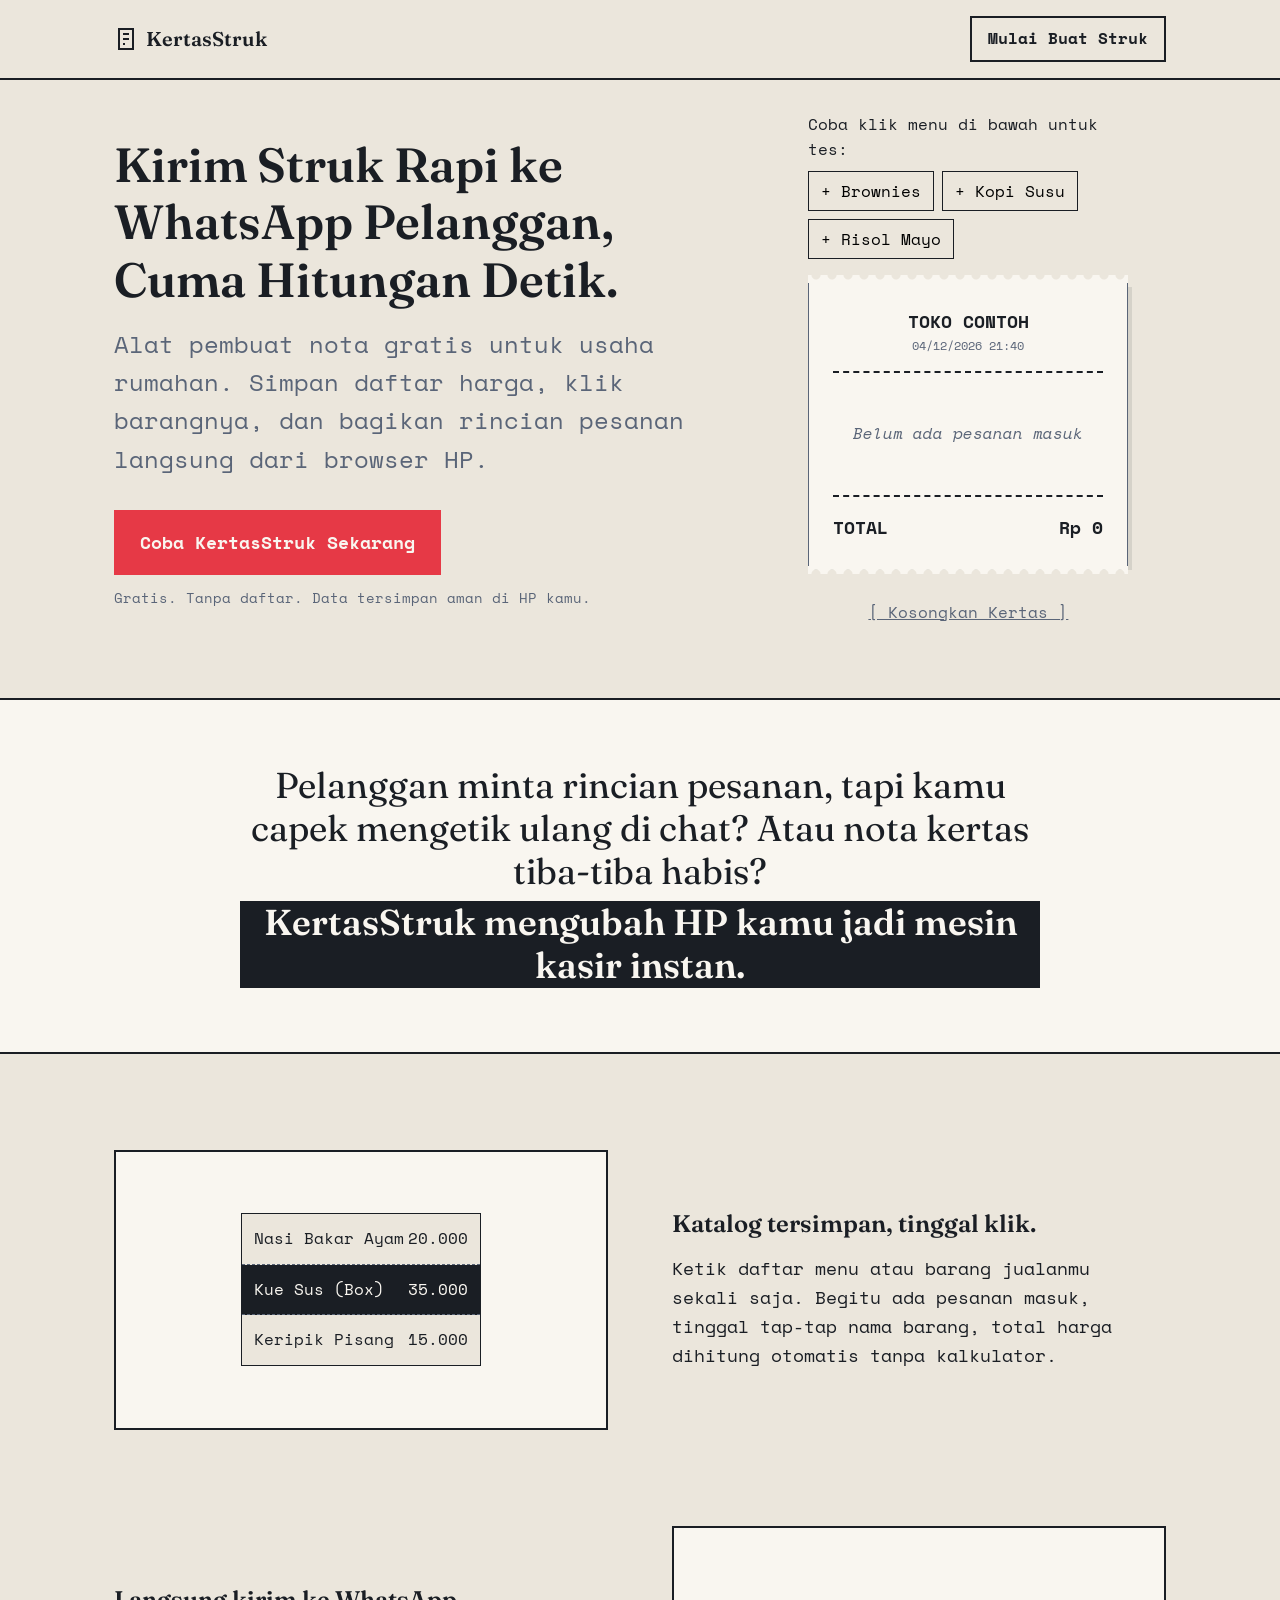
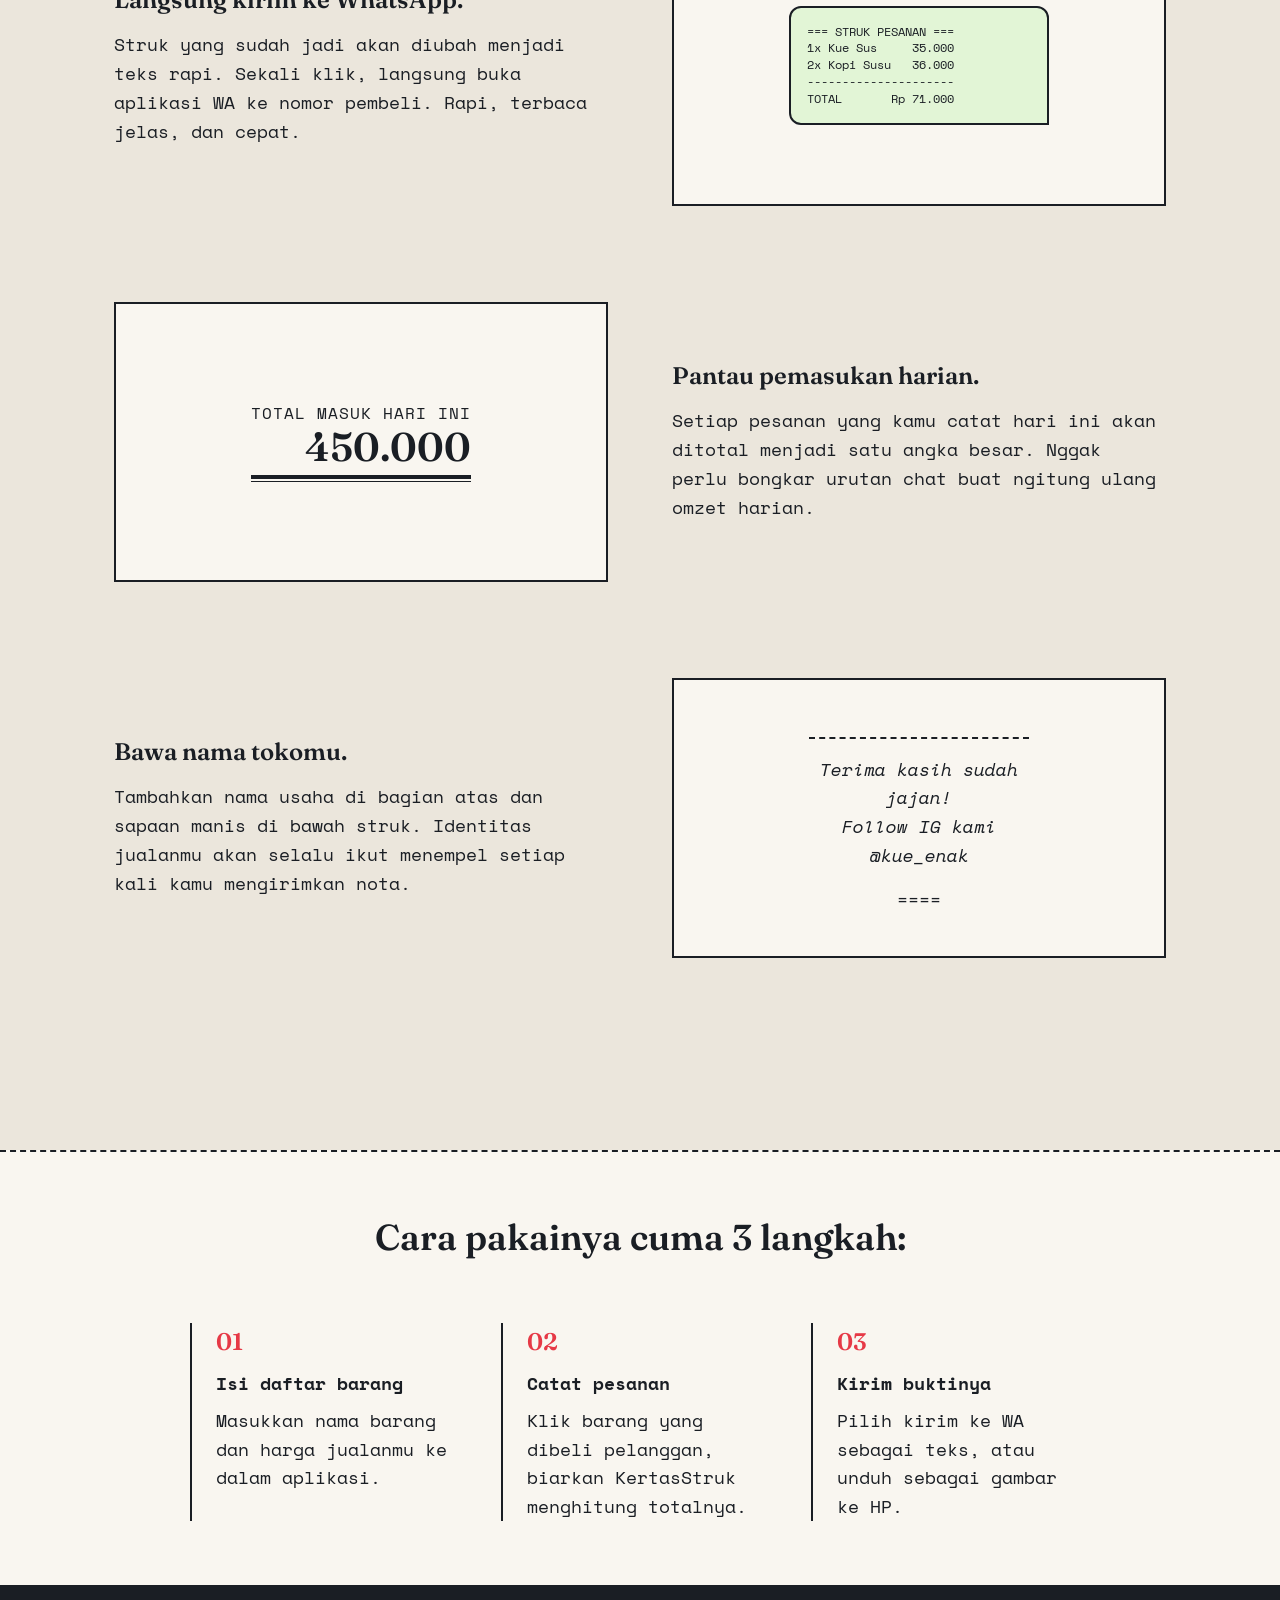
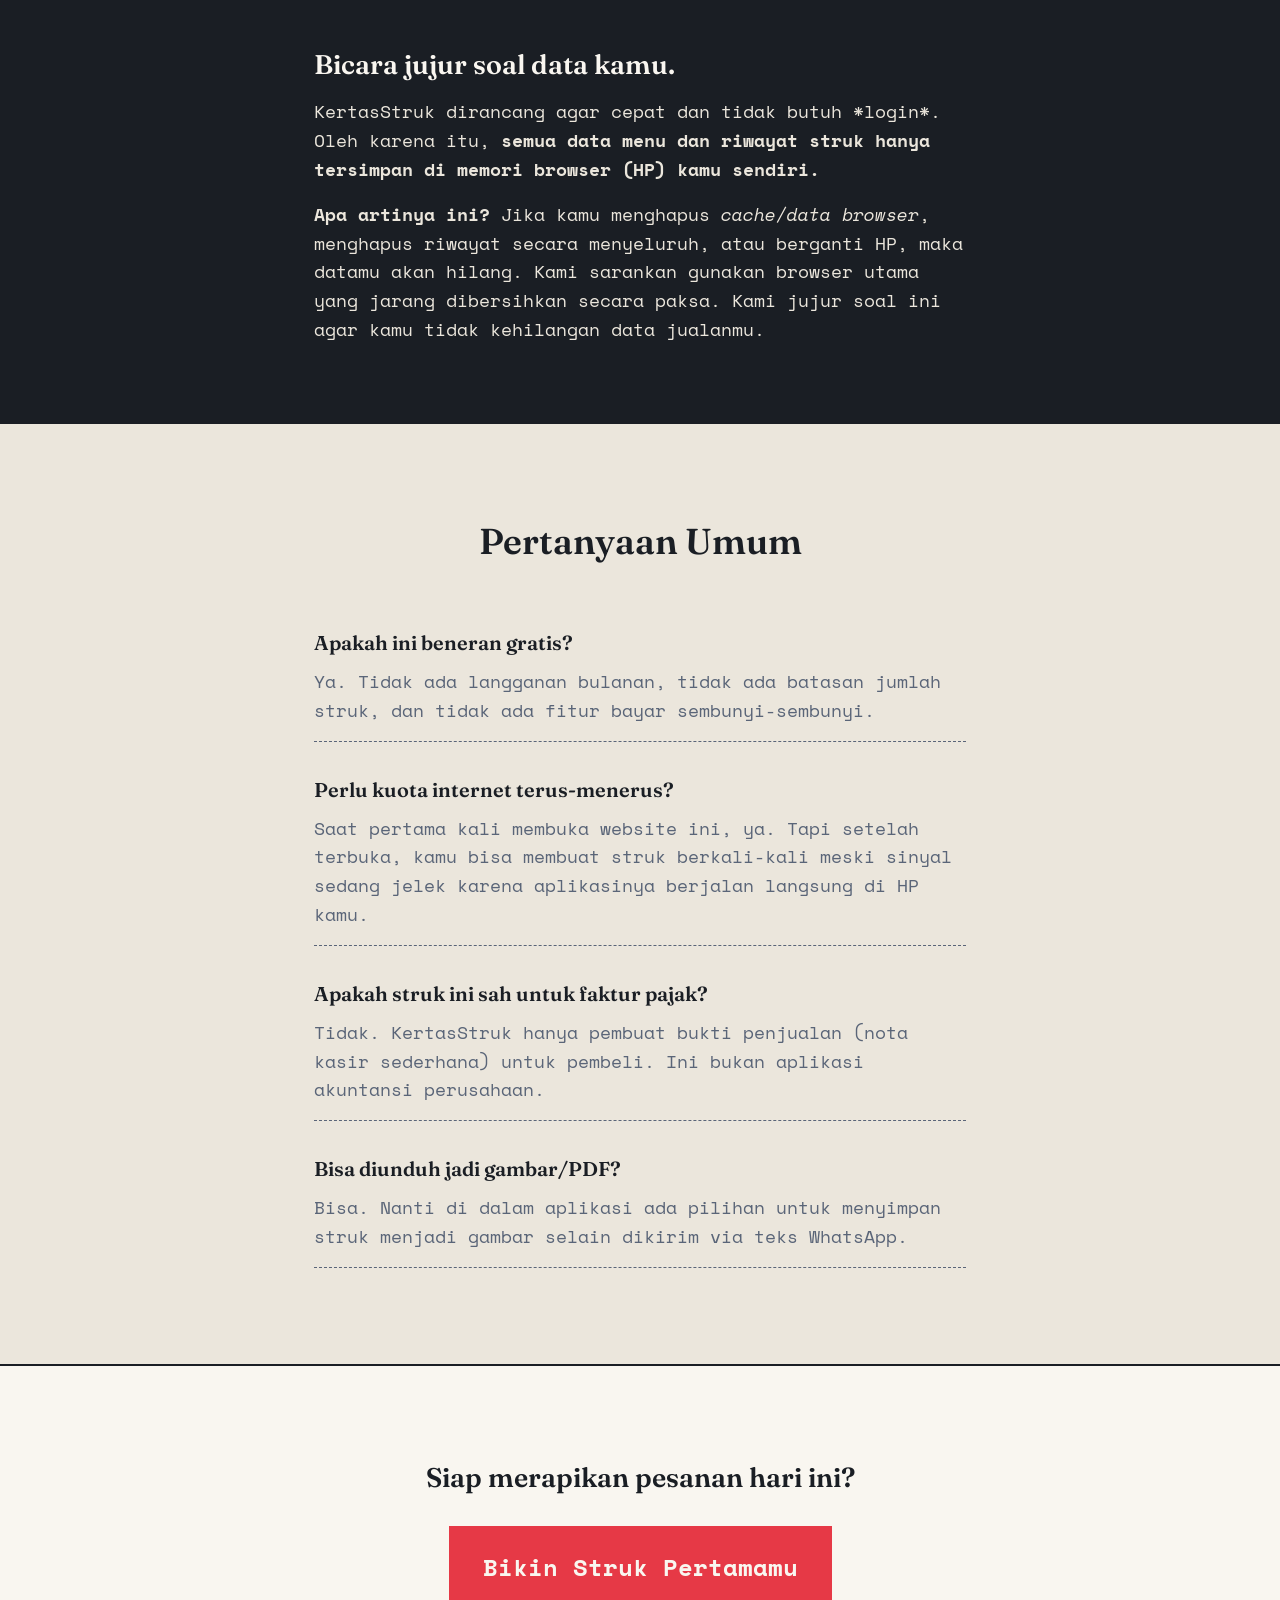
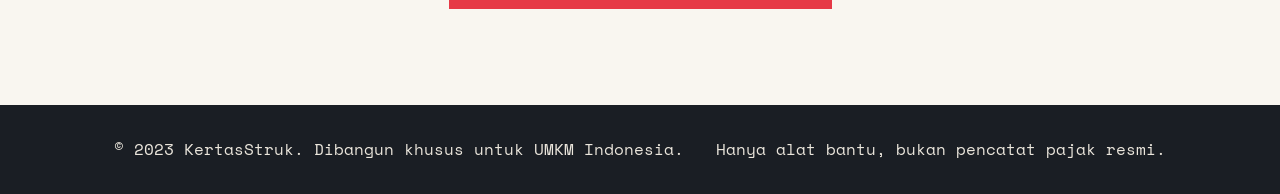
<file: index.html>
<!DOCTYPE html>
<html lang="id">
<head>
    <meta charset="UTF-8">
    <meta name="viewport" content="width=device-width, initial-scale=1.0">
    <title>KertasStruk - Bikin Struk Penjualan dari HP</title>
    <meta name="description" content="Buat bukti penjualan gratis dari HP, simpan daftar menu, dan kirim langsung via WhatsApp pelanggan. Tanpa aplikasi, tanpa daftar.">
    <meta name="theme-color" content="#F9F6F0">
    
    <!-- Google Fonts: Fraunces (Heading) & Space Mono (Struk/UI) -->
    <link rel="preconnect" href="https://fonts.googleapis.com">
    <link rel="preconnect" href="https://fonts.gstatic.com" crossorigin>
    <link href="https://fonts.googleapis.com/css2?family=Fraunces:opsz,wght@9..144,400;9..144,600&family=Space+Mono:ital,wght@0,400;0,700;1,400&display=swap" rel="stylesheet">
    
    <link rel="stylesheet" href="style.css">
    
    <!-- Favicon Inline SVG (Bentuk Struk) -->
    <link rel="icon" href="data:image/svg+xml,<svg xmlns='http://www.w3.org/2000/svg' viewBox='0 0 100 100'><rect x='20' y='10' width='60' height='80' fill='%23F9F6F0' stroke='%231A1E24' stroke-width='6'/><line x1='35' y1='30' x2='65' y2='30' stroke='%231A1E24' stroke-width='4'/><line x1='35' y1='50' x2='65' y2='50' stroke='%231A1E24' stroke-width='4'/><line x1='35' y1='70' x2='50' y2='70' stroke='%231A1E24' stroke-width='4'/></svg>">
</head>
<body>
    <header class="site-header">
        <div class="container header-inner">
            <div class="logo">
                <svg width="24" height="24" viewBox="0 0 24 24" fill="none" stroke="currentColor" stroke-width="2" aria-hidden="true">
                    <rect x="5" y="2" width="14" height="20" />
                    <line x1="9" y1="7" x2="15" y2="7" />
                    <line x1="9" y1="12" x2="15" y2="12" />
                    <line x1="9" y1="17" x2="11" y2="17" />
                </svg>
                <span>KertasStruk</span>
            </div>
            <a href="app/" class="btn-ghost">Mulai Buat Struk</a>
        </div>
    </header>

    <main>
        <section class="hero">
            <div class="container hero-inner">
                <div class="hero-content">
                    <h1>Kirim Struk Rapi ke WhatsApp Pelanggan, Cuma Hitungan Detik.</h1>
                    <p class="subheading">Alat pembuat nota gratis untuk usaha rumahan. Simpan daftar harga, klik barangnya, dan bagikan rincian pesanan langsung dari browser HP.</p>
                    <div class="cta-group">
                        <a href="app/" class="btn-primary">Coba KertasStruk Sekarang</a>
                        <p class="trust-note">Gratis. Tanpa daftar. Data tersimpan aman di HP kamu.</p>
                    </div>
                </div>
                
                <div class="hero-interactive">
                    <div class="demo-controls">
                        <p class="demo-hint">Coba klik menu di bawah untuk tes:</p>
                        <div class="chip-group" aria-label="Menu contoh">
                            <button class="chip" data-name="Brownies" data-price="45000">+ Brownies</button>
                            <button class="chip" data-name="Kopi Susu" data-price="18000">+ Kopi Susu</button>
                            <button class="chip" data-name="Risol Mayo" data-price="15000">+ Risol Mayo</button>
                        </div>
                    </div>
                    
                    <div class="receipt-paper">
                        <div class="receipt-header">
                            <p class="receipt-shop">TOKO CONTOH</p>
                            <p class="receipt-date" id="demo-date">12/10/2023 14:00</p>
                            <div class="divider-dashed"></div>
                        </div>
                        <ul class="receipt-items" id="demo-items" aria-live="polite">
                            <li class="empty-state">Belum ada pesanan masuk</li>
                        </ul>
                        <div class="receipt-footer">
                            <div class="divider-dashed"></div>
                            <div class="receipt-total-row">
                                <span>TOTAL</span>
                                <span id="demo-total">Rp 0</span>
                            </div>
                        </div>
                    </div>
                    <button class="btn-text" id="demo-reset">[ Kosongkan Kertas ]</button>
                </div>
            </div>
        </section>

        <section class="problem">
            <div class="container">
                <h2 class="problem-text">
                    Pelanggan minta rincian pesanan, tapi kamu capek mengetik ulang di chat? Atau nota kertas tiba-tiba habis?<br>
                    <span class="highlight">KertasStruk mengubah HP kamu jadi mesin kasir instan.</span>
                </h2>
            </div>
        </section>

        <section class="features">
            <div class="container">
                <h2 class="sr-only">Fitur Utama</h2>
                
                <!-- Fitur 1: Katalog -->
                <div class="feature-row">
                    <div class="feature-visual" aria-hidden="true">
                        <div class="vis-katalog">
                            <div class="katalog-item">Nasi Bakar Ayam <span>20.000</span></div>
                            <div class="katalog-item active">Kue Sus (Box) <span>35.000</span></div>
                            <div class="katalog-item">Keripik Pisang <span>15.000</span></div>
                        </div>
                    </div>
                    <div class="feature-text">
                        <h3>Katalog tersimpan, tinggal klik.</h3>
                        <p>Ketik daftar menu atau barang jualanmu sekali saja. Begitu ada pesanan masuk, tinggal tap-tap nama barang, total harga dihitung otomatis tanpa kalkulator.</p>
                    </div>
                </div>

                <!-- Fitur 2: WhatsApp -->
                <div class="feature-row reverse">
                    <div class="feature-visual" aria-hidden="true">
                        <div class="vis-wa">
                            <div class="wa-bubble">
<pre>=== STRUK PESANAN ===
1x Kue Sus     35.000
2x Kopi Susu   36.000
---------------------
TOTAL       Rp 71.000</pre>
                            </div>
                        </div>
                    </div>
                    <div class="feature-text">
                        <h3>Langsung kirim ke WhatsApp.</h3>
                        <p>Struk yang sudah jadi akan diubah menjadi teks rapi. Sekali klik, langsung buka aplikasi WA ke nomor pembeli. Rapi, terbaca jelas, dan cepat.</p>
                    </div>
                </div>

                <!-- Fitur 3: Rekap -->
                <div class="feature-row">
                    <div class="feature-visual" aria-hidden="true">
                        <div class="vis-rekap">
                            <span class="rekap-label">Total Masuk Hari Ini</span>
                            <span class="rekap-amount">450.000</span>
                            <div class="rekap-line"></div>
                            <div class="rekap-line-thin"></div>
                        </div>
                    </div>
                    <div class="feature-text">
                        <h3>Pantau pemasukan harian.</h3>
                        <p>Setiap pesanan yang kamu catat hari ini akan ditotal menjadi satu angka besar. Nggak perlu bongkar urutan chat buat ngitung ulang omzet harian.</p>
                    </div>
                </div>

                <!-- Fitur 4: Kustomisasi -->
                <div class="feature-row reverse">
                    <div class="feature-visual" aria-hidden="true">
                        <div class="vis-pesan">
                            <div class="divider-dashed"></div>
                            <p class="pesan-text">Terima kasih sudah jajan!<br>Follow IG kami @kue_enak</p>
                            <p class="pesan-footer">====</p>
                        </div>
                    </div>
                    <div class="feature-text">
                        <h3>Bawa nama tokomu.</h3>
                        <p>Tambahkan nama usaha di bagian atas dan sapaan manis di bawah struk. Identitas jualanmu akan selalu ikut menempel setiap kali kamu mengirimkan nota.</p>
                    </div>
                </div>
            </div>
        </section>

        <section class="how-it-works">
            <div class="container">
                <h2 class="section-title">Cara pakainya cuma 3 langkah:</h2>
                <ol class="steps-list">
                    <li>
                        <span class="step-num">01</span>
                        <strong>Isi daftar barang</strong>
                        <p>Masukkan nama barang dan harga jualanmu ke dalam aplikasi.</p>
                    </li>
                    <li>
                        <span class="step-num">02</span>
                        <strong>Catat pesanan</strong>
                        <p>Klik barang yang dibeli pelanggan, biarkan KertasStruk menghitung totalnya.</p>
                    </li>
                    <li>
                        <span class="step-num">03</span>
                        <strong>Kirim buktinya</strong>
                        <p>Pilih kirim ke WA sebagai teks, atau unduh sebagai gambar ke HP.</p>
                    </li>
                </ol>
            </div>
        </section>

        <section class="honesty-box">
            <div class="container honesty-inner">
                <h2>Bicara jujur soal data kamu.</h2>
                <p>KertasStruk dirancang agar cepat dan tidak butuh *login*. Oleh karena itu, <strong>semua data menu dan riwayat struk hanya tersimpan di memori browser (HP) kamu sendiri.</strong></p>
                <p><strong>Apa artinya ini?</strong> Jika kamu menghapus <em>cache/data browser</em>, menghapus riwayat secara menyeluruh, atau berganti HP, maka datamu akan hilang. Kami sarankan gunakan browser utama yang jarang dibersihkan secara paksa. Kami jujur soal ini agar kamu tidak kehilangan data jualanmu.</p>
            </div>
        </section>

        <section class="faq">
            <div class="container faq-inner">
                <h2 class="section-title">Pertanyaan Umum</h2>
                <dl class="faq-list">
                    <dt>Apakah ini beneran gratis?</dt>
                    <dd>Ya. Tidak ada langganan bulanan, tidak ada batasan jumlah struk, dan tidak ada fitur bayar sembunyi-sembunyi.</dd>

                    <dt>Perlu kuota internet terus-menerus?</dt>
                    <dd>Saat pertama kali membuka website ini, ya. Tapi setelah terbuka, kamu bisa membuat struk berkali-kali meski sinyal sedang jelek karena aplikasinya berjalan langsung di HP kamu.</dd>

                    <dt>Apakah struk ini sah untuk faktur pajak?</dt>
                    <dd>Tidak. KertasStruk hanya pembuat bukti penjualan (nota kasir sederhana) untuk pembeli. Ini bukan aplikasi akuntansi perusahaan.</dd>

                    <dt>Bisa diunduh jadi gambar/PDF?</dt>
                    <dd>Bisa. Nanti di dalam aplikasi ada pilihan untuk menyimpan struk menjadi gambar selain dikirim via teks WhatsApp.</dd>
                </dl>
            </div>
        </section>

        <section class="bottom-cta">
            <div class="container bottom-cta-inner">
                <h2>Siap merapikan pesanan hari ini?</h2>
                <a href="app/" class="btn-primary btn-large">Bikin Struk Pertamamu</a>
            </div>
        </section>
    </main>

    <footer class="site-footer">
        <div class="container footer-inner">
            <p>&copy; 2023 KertasStruk. Dibangun khusus untuk UMKM Indonesia.</p>
            <p>Hanya alat bantu, bukan pencatat pajak resmi.</p>
        </div>
    </footer>

    <script src="main.js"></script>
</body>
</html>
</file>
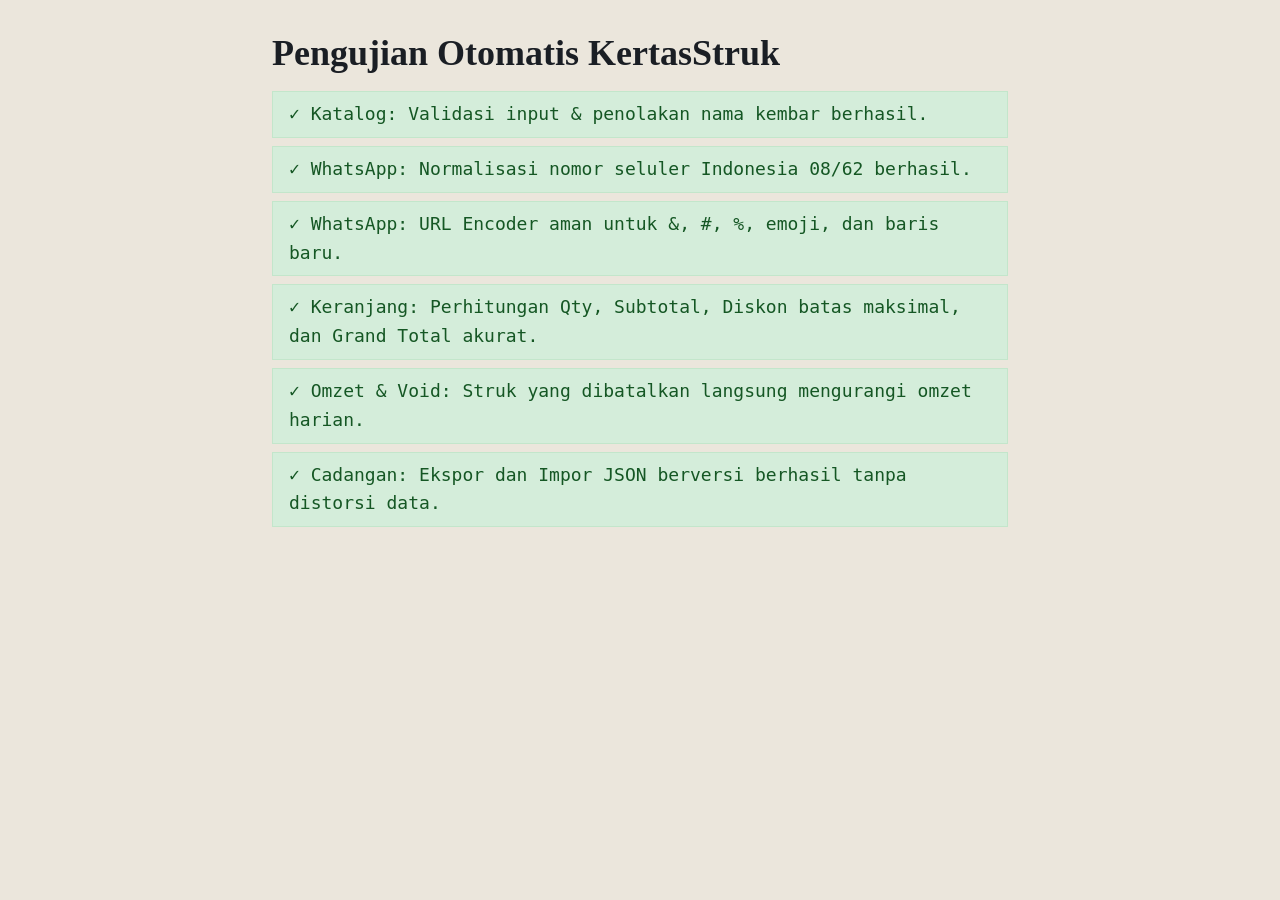
<file: test.html>
<!DOCTYPE html>
<html lang="id">
<head>
    <meta charset="UTF-8">
    <meta name="viewport" content="width=device-width, initial-scale=1.0">
    <title>Uji Otomatis KertasStruk</title>
    <link rel="stylesheet" href="style.css">
    <style>
        body { padding: 2rem; max-width: 800px; margin: 0 auto; }
        .test-pass { color: #155724; background: #d4edda; padding: 0.5rem 1rem; border: 1px solid #c3e6cb; margin-bottom: 0.5rem; }
        .test-fail { color: #721c24; background: #f8d7da; padding: 0.5rem 1rem; border: 1px solid #f5c6cb; margin-bottom: 0.5rem; }
        h1 { margin-bottom: 1rem; }
    </style>
</head>
<body>
    <h1>Pengujian Otomatis KertasStruk</h1>
    <div id="test-results">Menjalankan pengujian...</div>

    <script type="module">
        import {
            saveCatalogItem,
            getCatalog,
            saveReceipt,
            voidReceipt,
            getDailySummary,
            exportAllData,
            validateImportPayload,
            importAllData
        } from './app/storage.js';

        import { normalizeIndonesianPhone, formatReceiptWhatsAppText, createWhatsAppShareUrl } from './app/whatsapp.js';
        import { createCart } from './app/receipt.js';

        const resultsContainer = document.getElementById('test-results');
        resultsContainer.innerHTML = '';

        function logPass(msg) {
            const div = document.createElement('div');
            div.className = 'test-pass';
            div.textContent = '✓ ' + msg;
            resultsContainer.appendChild(div);
        }

        function logFail(msg, err) {
            const div = document.createElement('div');
            div.className = 'test-fail';
            div.textContent = '✗ ' + msg + ' - ' + (err.message || err);
            resultsContainer.appendChild(div);
        }

        async function runSuite() {
            // Test 1: Katalog Duplikasi & Validasi
            try {
                await saveCatalogItem({ name: 'Risol Mayo Spesial', price: 15000 });
                const cat = await getCatalog();
                if (!cat.some(i => i.name === 'Risol Mayo Spesial')) throw new Error('Item tidak ditemukan');

                let dupThrown = false;
                try {
                    await saveCatalogItem({ name: 'risol mayo spesial', price: 16000 });
                } catch {
                    dupThrown = true;
                }
                if (!dupThrown) throw new Error('Duplikasi nama tidak ditolak');
                logPass('Katalog: Validasi input & penolakan nama kembar berhasil.');
            } catch (err) {
                logFail('Katalog', err);
            }

            // Test 2: Normalisasi Nomor WA
            try {
                if (normalizeIndonesianPhone('0812-3456-7890') !== '6281234567890') throw new Error('Gagal ubah 08.. ke 628..');
                if (normalizeIndonesianPhone('+62 857 1111 2222') !== '6285711112222') throw new Error('Gagal bersihkan simbol + dan spasi');
                if (normalizeIndonesianPhone('') !== '') throw new Error('Gagal handle nomor kosong');
                logPass('WhatsApp: Normalisasi nomor seluler Indonesia 08/62 berhasil.');
            } catch (err) {
                logFail('WhatsApp Normalisasi', err);
            }

            // Test 3: Formatting & Karakter Khusus
            try {
                const mockReceipt = {
                    id: 'rec_1',
                    receiptNo: 'STR-20261028-001',
                    createdAt: new Date().toISOString(),
                    items: [{ id: '1', name: 'Kue & Roti #1 (100%) 🎂', price: 25000, qty: 2 }],
                    subtotal: 50000,
                    discount: 5000,
                    total: 45000,
                    paymentMethod: 'Transfer',
                    customerName: 'Kak Ayu & Doni',
                    note: 'Pita #Merah'
                };
                const waUrl = createWhatsAppShareUrl(mockReceipt, { storeName: 'Toko Kue & Kopi' }, '08123456789');
                if (!waUrl.includes('%26')) throw new Error('Simbol & tidak ter-encode aman');
                if (!waUrl.includes('%23')) throw new Error('Simbol # tidak ter-encode aman');
                logPass('WhatsApp: URL Encoder aman untuk &, #, %, emoji, dan baris baru.');
            } catch (err) {
                logFail('WhatsApp Encoding', err);
            }

            // Test 4: Kalkulasi Keranjang & Diskon
            try {
                const cart = createCart();
                cart.addItem({ id: 'c1', name: 'Brownies', price: 50000 });
                cart.incrementQty('c1'); // 2 x 50000 = 100000
                cart.addManualItem('Ongkir', 15000); // 115000
                cart.setDiscount(200000); // Melebihi subtotal
                const calc = cart.calculate();
                if (calc.subtotal !== 115000) throw new Error('Subtotal salah');
                if (calc.discount !== 115000) throw new Error('Diskon tidak dibatasi sebesar subtotal');
                if (calc.total !== 0) throw new Error('Total tidak boleh negatif');
                logPass('Keranjang: Perhitungan Qty, Subtotal, Diskon batas maksimal, dan Grand Total akurat.');
            } catch (err) {
                logFail('Kalkulasi Keranjang', err);
            }

            // Test 5: Simpan Struk, Rekap Omzet, dan Void
            try {
                const r1 = await saveReceipt({
                    items: [{ id: '1', name: 'Barang A', price: 30000, qty: 1 }],
                    discount: 0,
                    paymentMethod: 'Tunai'
                });
                const summaryBefore = await getDailySummary();
                const totalBefore = summaryBefore.totalAmount;

                await voidReceipt(r1.id);
                const summaryAfter = await getDailySummary();
                if (summaryAfter.totalAmount !== totalBefore - 30000) {
                    throw new Error('Total harian tidak berkurang setelah void');
                }
                logPass('Omzet & Void: Struk yang dibatalkan langsung mengurangi omzet harian.');
            } catch (err) {
                logFail('Omzet & Void', err);
            }

            // Test 6: Ekspor & Impor Cadangan JSON
            try {
                const exportedJson = await exportAllData();
                const validation = validateImportPayload(exportedJson);
                if (!validation.isValid) throw new Error('Validasi impor gagal');
                await importAllData(validation.payload);
                logPass('Cadangan: Ekspor dan Impor JSON berversi berhasil tanpa distorsi data.');
            } catch (err) {
                logFail('Cadangan Data', err);
            }
        }

        runSuite();
    </script>
</body>
</html>
</file>
<file: style.css>
/* ==========================================================================
   Design Tokens & Reset
   ========================================================================== */
:root {
    /* Palet Kertas Termal */
    --color-paper: #F9F6F0;       /* Warna krem khas kertas struk */
    --color-paper-dim: #EBE6DC;   /* Warna latar yang sedikit lebih gelap */
    --color-ink: #1A1E24;         /* Hitam kebiruan layaknya tinta termal */
    --color-ink-light: #5A6578;   /* Warna teks sekunder (abu) */
    --color-accent: #E63946;      /* Merah stempel (CTA) */
    
    /* Tipografi */
    --font-heading: 'Fraunces', serif;
    --font-mono: 'Space Mono', monospace;
    
    /* Tipografi Fluid Clamp (responsif tanpa banyak media query) */
    --text-sm: clamp(0.875rem, 0.8vw + 0.75rem, 1rem);
    --text-base: clamp(1rem, 1vw + 0.9rem, 1.125rem);
    --text-lg: clamp(1.25rem, 2vw + 1rem, 1.5rem);
    --text-xl: clamp(1.5rem, 3vw + 1.25rem, 2.25rem);
    --text-2xl: clamp(2rem, 5vw + 1.5rem, 3rem);

    /* Spasi */
    --space-sm: 1rem;
    --space-md: 2rem;
    --space-lg: 4rem;
    --space-xl: 6rem;
}

/* Prefers Reduced Motion */
@media (prefers-reduced-motion: reduce) {
    *, *::before, *::after {
        animation-duration: 0.01ms !important;
        transition-duration: 0.01ms !important;
        scroll-behavior: auto !important;
    }
}

*, *::before, *::after {
    box-sizing: border-box;
    margin: 0;
    padding: 0;
}

body {
    background-color: var(--color-paper-dim);
    color: var(--color-ink);
    font-family: var(--font-mono);
    font-size: var(--text-base);
    line-height: 1.6;
    overflow-x: hidden;
}

h1, h2, h3, h4 {
    font-family: var(--font-heading);
    color: var(--color-ink);
    font-weight: 600;
    line-height: 1.2;
}

a {
    color: inherit;
    text-decoration: none;
}

.container {
    width: 100%;
    max-width: 1100px;
    margin: 0 auto;
    padding: 0 1.5rem;
}

.sr-only {
    position: absolute;
    width: 1px;
    height: 1px;
    padding: 0;
    margin: -1px;
    overflow: hidden;
    clip: rect(0, 0, 0, 0);
    border: 0;
}

/* ==========================================================================
   Komponen UI
   ========================================================================== */

/* Tombol */
.btn-primary {
    display: inline-block;
    background-color: var(--color-accent);
    color: var(--color-paper);
    font-weight: 700;
    padding: 1rem 1.5rem;
    border: 2px solid transparent;
    cursor: pointer;
    min-height: 44px; /* Aksesibilitas tap target */
    text-align: center;
    transition: transform 0.1s ease, outline 0.2s ease;
}

.btn-primary:hover, .btn-primary:focus-visible {
    outline: 2px dashed var(--color-ink);
    outline-offset: 4px;
}

.btn-primary:active {
    transform: scale(0.98);
}

.btn-large {
    font-size: var(--text-lg);
    padding: 1.25rem 2rem;
}

.btn-ghost {
    display: inline-flex;
    align-items: center;
    border: 2px solid var(--color-ink);
    color: var(--color-ink);
    padding: 0.5rem 1rem;
    font-weight: 700;
    font-size: var(--text-sm);
    min-height: 44px;
    transition: background-color 0.2s ease, color 0.2s ease;
}

.btn-ghost:hover, .btn-ghost:focus-visible {
    background-color: var(--color-ink);
    color: var(--color-paper);
}

.btn-text {
    background: none;
    border: none;
    color: var(--color-ink-light);
    font-family: inherit;
    font-size: var(--text-sm);
    text-decoration: underline;
    cursor: pointer;
    padding: 0.5rem;
    min-height: 44px;
}

.btn-text:hover, .btn-text:focus-visible {
    color: var(--color-ink);
}

/* Garis Putus-putus Struk */
.divider-dashed {
    width: 100%;
    height: 1px;
    border-bottom: 2px dashed var(--color-ink);
    margin: var(--space-sm) 0;
}

/* ==========================================================================
   Layout Tiap Bagian (Section)
   ========================================================================== */

/* Header */
.site-header {
    padding: var(--space-sm) 0;
    border-bottom: 2px solid var(--color-ink);
}

.header-inner {
    display: flex;
    justify-content: space-between;
    align-items: center;
}

.logo {
    display: flex;
    align-items: center;
    gap: 0.5rem;
    font-family: var(--font-heading);
    font-weight: 600;
    font-size: 1.25rem;
}

/* Hero */
.hero {
    padding: var(--space-md) 0 var(--space-lg);
}

.hero-inner {
    display: grid;
    grid-template-columns: 1fr;
    gap: var(--space-lg);
    align-items: center;
}

@media (min-width: 768px) {
    .hero-inner {
        grid-template-columns: 1.2fr 0.8fr;
    }
}

.hero-content h1 {
    font-size: var(--text-2xl);
    margin-bottom: var(--space-sm);
}

.subheading {
    font-size: var(--text-lg);
    color: var(--color-ink-light);
    margin-bottom: var(--space-md);
}

.trust-note {
    font-size: 0.875rem;
    margin-top: 0.75rem;
    color: var(--color-ink-light);
}

/* Struk Interaktif (Hero) */
.hero-interactive {
    display: flex;
    flex-direction: column;
    align-items: center;
    gap: var(--space-sm);
}

.demo-controls {
    width: 100%;
    max-width: 320px;
}

.demo-hint {
    font-size: var(--text-sm);
    margin-bottom: 0.5rem;
}

.chip-group {
    display: flex;
    flex-wrap: wrap;
    gap: 0.5rem;
}

.chip {
    background: var(--color-paper-dim);
    border: 1px solid var(--color-ink);
    padding: 0.25rem 0.75rem;
    font-family: inherit;
    font-size: var(--text-sm);
    cursor: pointer;
    min-height: 40px; /* Touch target */
    transition: background-color 0.2s ease;
}

.chip:hover, .chip:focus-visible {
    background: var(--color-ink);
    color: var(--color-paper);
}

/* Elemen Kertas Struk dengan Tepi Sobek (Masking/Gradient) */
.receipt-paper {
    background: var(--color-paper);
    width: 100%;
    max-width: 320px;
    padding: 1.5rem;
    border-left: 1px solid var(--color-ink-light);
    border-right: 1px solid var(--color-ink-light);
    box-shadow: 4px 4px 0 rgba(26, 30, 36, 0.1);
    position: relative;
    /* Margin untuk memberi ruang pseudo-element bergerigi */
    margin: 8px 0; 
}

/* Efek bergerigi di atas dan bawah */
.receipt-paper::before, .receipt-paper::after {
    content: '';
    position: absolute;
    left: -1px; /* Tutupi border */
    right: -1px;
    height: 8px;
    background-size: 16px 8px;
}

.receipt-paper::before {
    top: -8px;
    background-image: radial-gradient(circle at 8px 0, transparent 4px, var(--color-paper) 5px);
}

.receipt-paper::after {
    bottom: -8px;
    background-image: radial-gradient(circle at 8px 8px, transparent 4px, var(--color-paper) 5px);
}

.receipt-header {
    text-align: center;
    margin-bottom: 1rem;
}

.receipt-shop {
    font-size: 1.125rem;
    font-weight: 700;
}

.receipt-date {
    font-size: 0.75rem;
    color: var(--color-ink-light);
}

.receipt-items {
    list-style: none;
    min-height: 90px;
}

.receipt-item-row {
    display: flex;
    justify-content: space-between;
    font-size: var(--text-sm);
    margin-bottom: 0.25rem;
    animation: fadeIn 0.3s ease-in;
}

@keyframes fadeIn {
    from { opacity: 0; transform: translateY(2px); }
    to { opacity: 1; transform: translateY(0); }
}

.empty-state {
    text-align: center;
    font-style: italic;
    color: var(--color-ink-light);
    font-size: var(--text-sm);
    padding: 2rem 0;
}

.receipt-total-row {
    display: flex;
    justify-content: space-between;
    font-weight: 700;
    font-size: 1.125rem;
}

/* Problem Statement */
.problem {
    padding: var(--space-lg) 0;
    border-top: 2px solid var(--color-ink);
    border-bottom: 2px solid var(--color-ink);
    background-color: var(--color-paper);
    text-align: center;
}

.problem-text {
    font-size: var(--text-xl);
    max-width: 800px;
    margin: 0 auto;
    font-weight: 400;
}

.highlight {
    background-color: var(--color-ink);
    color: var(--color-paper);
    padding: 0 0.5rem;
    display: inline-block;
    margin-top: 0.5rem;
    font-weight: 600;
}

/* Features */
.features {
    padding: var(--space-xl) 0;
}

.feature-row {
    display: grid;
    grid-template-columns: 1fr;
    gap: var(--space-md);
    align-items: center;
    margin-bottom: var(--space-xl);
}

@media (min-width: 768px) {
    .feature-row {
        grid-template-columns: 1fr 1fr;
        gap: var(--space-lg);
    }
    .feature-row.reverse .feature-visual {
        order: 2;
    }
    .feature-row.reverse .feature-text {
        order: 1;
    }
}

.feature-text h3 {
    font-size: var(--text-lg);
    margin-bottom: var(--space-sm);
}

.feature-visual {
    background-color: var(--color-paper);
    border: 2px solid var(--color-ink);
    padding: var(--space-md);
    display: flex;
    justify-content: center;
    align-items: center;
    min-height: 280px;
}

/* Visual HTML/CSS untuk tiap fitur (mengganti stok foto/ikon) */
.vis-katalog {
    width: 100%;
    max-width: 240px;
    border: 1px solid var(--color-ink);
    background: var(--color-paper-dim);
}

.katalog-item {
    display: flex;
    justify-content: space-between;
    padding: 0.75rem;
    font-size: var(--text-sm);
    border-bottom: 1px dashed var(--color-ink-light);
}

.katalog-item:last-child { border-bottom: none; }

.katalog-item.active {
    background-color: var(--color-ink);
    color: var(--color-paper);
}

.vis-wa {
    width: 100%;
    max-width: 260px;
}

.wa-bubble {
    background-color: #E2F5D6; /* Hijau pucat non-slop */
    border: 2px solid var(--color-ink);
    padding: 1rem;
    border-radius: 12px 12px 0 12px;
}

.wa-bubble pre {
    font-family: var(--font-mono);
    font-size: 0.75rem;
    line-height: 1.4;
    white-space: pre-wrap;
}

.vis-rekap {
    text-align: right;
}

.rekap-label {
    display: block;
    font-size: var(--text-sm);
    text-transform: uppercase;
    letter-spacing: 1px;
}

.rekap-amount {
    display: block;
    font-family: var(--font-heading);
    font-size: 2.5rem;
    font-weight: 600;
    line-height: 1;
}

.rekap-line {
    border-bottom: 4px solid var(--color-ink);
    margin-top: 0.5rem;
}
.rekap-line-thin {
    border-bottom: 1px solid var(--color-ink);
    margin-top: 2px;
}

.vis-pesan {
    text-align: center;
    width: 100%;
    max-width: 220px;
}

.pesan-text {
    font-style: italic;
    margin: 1rem 0;
}

/* How It Works (Langkah) */
.how-it-works {
    padding: var(--space-lg) 0;
    background-color: var(--color-paper);
    border-top: 2px dashed var(--color-ink);
}

.section-title {
    font-size: var(--text-xl);
    text-align: center;
    margin-bottom: var(--space-lg);
}

.steps-list {
    list-style: none;
    display: grid;
    grid-template-columns: 1fr;
    gap: var(--space-md);
    max-width: 900px;
    margin: 0 auto;
}

@media (min-width: 768px) {
    .steps-list {
        grid-template-columns: repeat(3, 1fr);
    }
}

.steps-list li {
    position: relative;
    padding-left: 1.5rem;
    border-left: 2px solid var(--color-ink);
}

.step-num {
    display: block;
    font-family: var(--font-heading);
    font-size: 1.5rem;
    color: var(--color-accent);
    font-weight: 600;
    margin-bottom: 0.5rem;
}

.steps-list strong {
    display: block;
    font-size: 1.125rem;
    margin-bottom: 0.5rem;
}

/* Honesty Box */
.honesty-box {
    padding: var(--space-lg) 0;
    background-color: var(--color-ink);
    color: var(--color-paper);
}

.honesty-inner {
    max-width: 700px;
}

.honesty-box h2 {
    color: var(--color-paper);
    margin-bottom: var(--space-sm);
}

.honesty-box p {
    margin-bottom: 1rem;
    color: var(--color-paper-dim);
}

/* FAQ */
.faq {
    padding: var(--space-xl) 0;
}

.faq-inner {
    max-width: 700px;
}

.faq-list dt {
    font-family: var(--font-heading);
    font-size: 1.25rem;
    font-weight: 600;
    margin-top: 2rem;
    margin-bottom: 0.5rem;
}

.faq-list dd {
    margin-left: 0;
    color: var(--color-ink-light);
    border-bottom: 1px dashed var(--color-ink-light);
    padding-bottom: 1rem;
}

/* Bottom CTA */
.bottom-cta {
    padding: var(--space-xl) 0;
    background-color: var(--color-paper);
    border-top: 2px solid var(--color-ink);
}

.bottom-cta-inner {
    text-align: center;
}

.bottom-cta h2 {
    margin-bottom: var(--space-md);
}

/* Footer */
.site-footer {
    padding: var(--space-md) 0;
    background-color: var(--color-ink);
    color: var(--color-paper-dim);
    font-size: var(--text-sm);
}

.footer-inner {
    display: flex;
    flex-direction: column;
    align-items: center;
    text-align: center;
    gap: 0.5rem;
}

@media (min-width: 600px) {
    .footer-inner {
        flex-direction: row;
        justify-content: space-between;
    }
}
</file>
